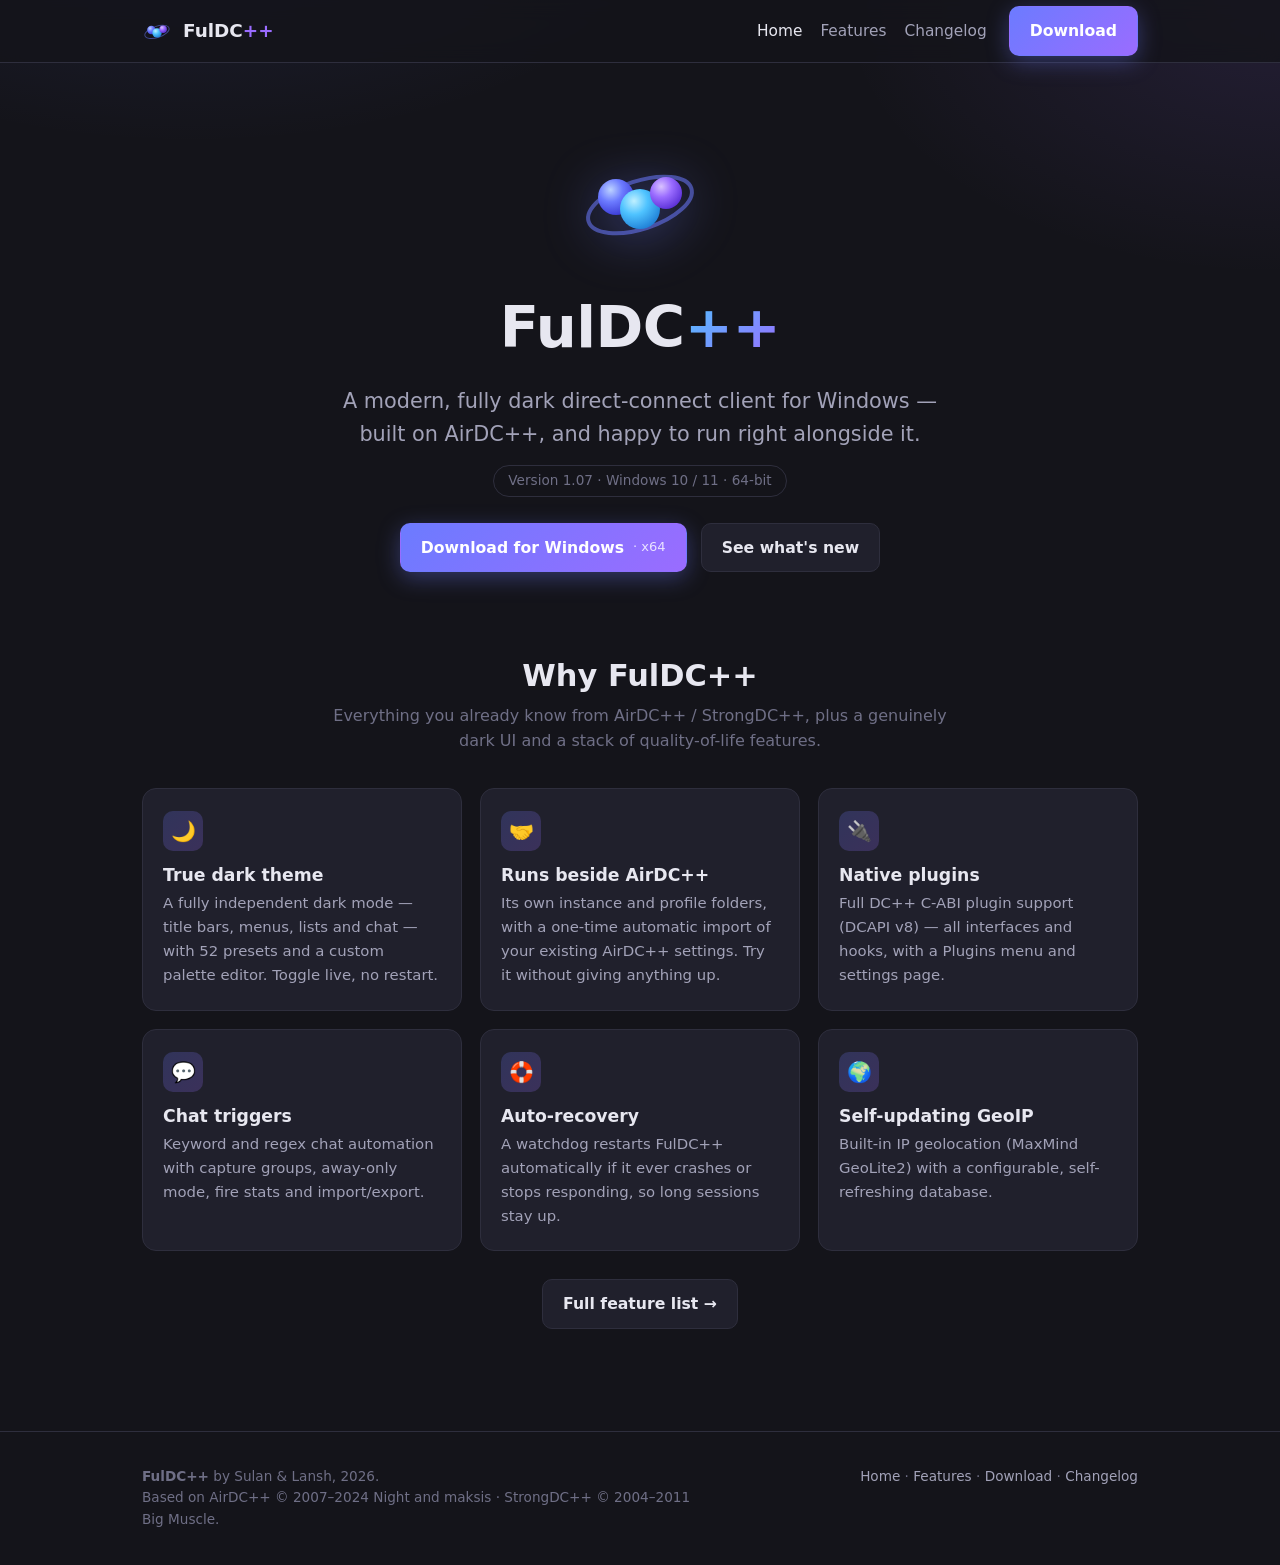
<file: index.html>
<!DOCTYPE html>
<html lang="en">
<head>
<meta charset="utf-8">
<meta name="viewport" content="width=device-width, initial-scale=1">
<title>FulDC++ — a modern, dark direct-connect client</title>
<meta name="description" content="FulDC++ is a modern, fully dark-themed ADC/NMDC file-sharing client for Windows, based on AirDC++. Native plugins, chat triggers, auto-recovery and more.">
<link rel="icon" href="assets/favicon.svg" type="image/svg+xml">
<link rel="stylesheet" href="assets/style.css">
</head>
<body>

<header class="site">
  <div class="wrap nav">
    <a class="brand" href="index.html">
      <svg class="logo" viewBox="0 0 64 64" aria-hidden="true"><defs>
        <radialGradient id="o1" cx="35%" cy="30%" r="75%"><stop offset="0" stop-color="#bcd2ff"/><stop offset="45%" stop-color="#6c7bff"/><stop offset="100%" stop-color="#3a3ad6"/></radialGradient>
        <radialGradient id="o2" cx="35%" cy="30%" r="75%"><stop offset="0" stop-color="#d9c2ff"/><stop offset="45%" stop-color="#9a6cff"/><stop offset="100%" stop-color="#5a2fd6"/></radialGradient>
        <radialGradient id="o3" cx="35%" cy="30%" r="75%"><stop offset="0" stop-color="#bff0ff"/><stop offset="45%" stop-color="#4fc3ff"/><stop offset="100%" stop-color="#1f7fd6"/></radialGradient>
      </defs>
      <ellipse cx="32" cy="34" rx="27" ry="12" fill="none" stroke="#6c7bff" stroke-width="2" opacity=".5" transform="rotate(-18 32 34)"/>
      <circle cx="20" cy="30" r="9" fill="url(#o1)"/>
      <circle cx="32" cy="36" r="10" fill="url(#o3)"/>
      <circle cx="45" cy="28" r="8" fill="url(#o2)"/>
    </svg>
    <span>FulDC<span class="plus">++</span></span>
    </a>
    <span class="spacer"></span>
    <a class="link active" href="index.html">Home</a>
    <a class="link" href="features.html">Features</a>
    <a class="link" href="changelog.html">Changelog</a>
    <a class="btn primary cta" href="download.html">Download</a>
  </div>
</header>

<main>
  <div class="wrap">
    <section class="hero">
      <svg class="orbs" viewBox="0 0 64 64" aria-hidden="true">
        <ellipse cx="32" cy="34" rx="27" ry="12" fill="none" stroke="#6c7bff" stroke-width="2" opacity=".55" transform="rotate(-18 32 34)"/>
        <circle cx="20" cy="30" r="9" fill="url(#o1)"/>
        <circle cx="32" cy="36" r="10" fill="url(#o3)"/>
        <circle cx="45" cy="28" r="8" fill="url(#o2)"/>
      </svg>
      <h1>FulDC<span class="plus">++</span></h1>
      <p class="tagline">A modern, fully dark direct-connect client for Windows — built on AirDC++, and happy to run right alongside it.</p>
      <span class="ver">Version 1.07 · Windows 10 / 11 · 64-bit</span>
      <div class="actions">
        <a class="btn primary" href="download.html">Download for Windows <small>· x64</small></a>
        <a class="btn ghost" href="features.html">See what's new</a>
      </div>
    </section>

    <section>
      <h2 class="section-title">Why FulDC++</h2>
      <p class="section-sub">Everything you already know from AirDC++ / StrongDC++, plus a genuinely dark UI and a stack of quality-of-life features.</p>
      <div class="grid">
        <div class="card"><div class="ic">🌙</div><h3>True dark theme</h3><p>A fully independent dark mode — title bars, menus, lists and chat — with 52 presets and a custom palette editor. Toggle live, no restart.</p></div>
        <div class="card"><div class="ic">🤝</div><h3>Runs beside AirDC++</h3><p>Its own instance and profile folders, with a one-time automatic import of your existing AirDC++ settings. Try it without giving anything up.</p></div>
        <div class="card"><div class="ic">🔌</div><h3>Native plugins</h3><p>Full DC++ C-ABI plugin support (DCAPI v8) — all interfaces and hooks, with a Plugins menu and settings page.</p></div>
        <div class="card"><div class="ic">💬</div><h3>Chat triggers</h3><p>Keyword and regex chat automation with capture groups, away-only mode, fire stats and import/export.</p></div>
        <div class="card"><div class="ic">🛟</div><h3>Auto-recovery</h3><p>A watchdog restarts FulDC++ automatically if it ever crashes or stops responding, so long sessions stay up.</p></div>
        <div class="card"><div class="ic">🌍</div><h3>Self-updating GeoIP</h3><p>Built-in IP geolocation (MaxMind GeoLite2) with a configurable, self-refreshing database.</p></div>
      </div>
      <p style="text-align:center;margin-top:28px"><a class="btn ghost" href="features.html">Full feature list →</a></p>
    </section>
  </div>
</main>

<footer class="site">
  <div class="wrap cols">
    <div class="attrib">
      <strong>FulDC++</strong> by Sulan &amp; Lansh, 2026.<br>
      Based on AirDC++ © 2007–2024 Night and maksis · StrongDC++ © 2004–2011 Big Muscle.
    </div>
    <div>
      <a href="index.html">Home</a> · <a href="features.html">Features</a> · <a href="download.html">Download</a> · <a href="changelog.html">Changelog</a>
    </div>
  </div>
</footer>

</body>
</html>
</file>
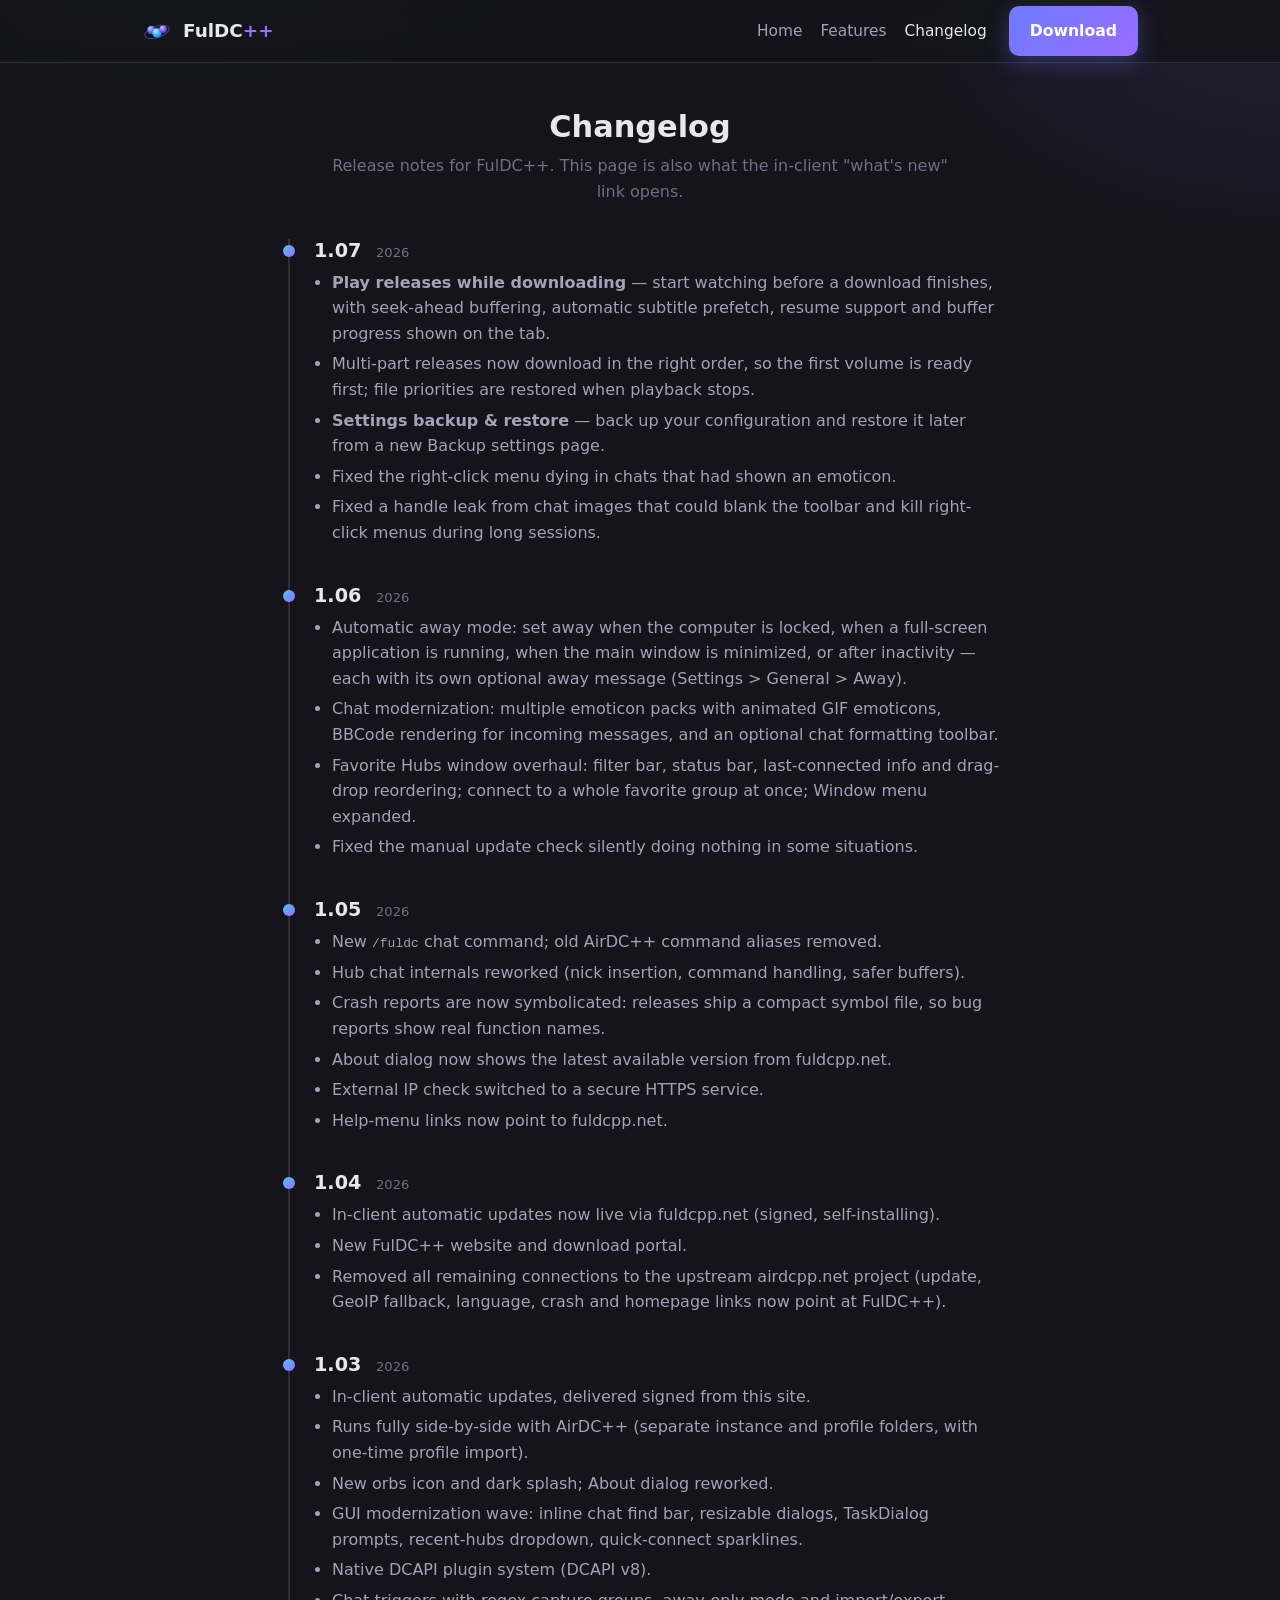
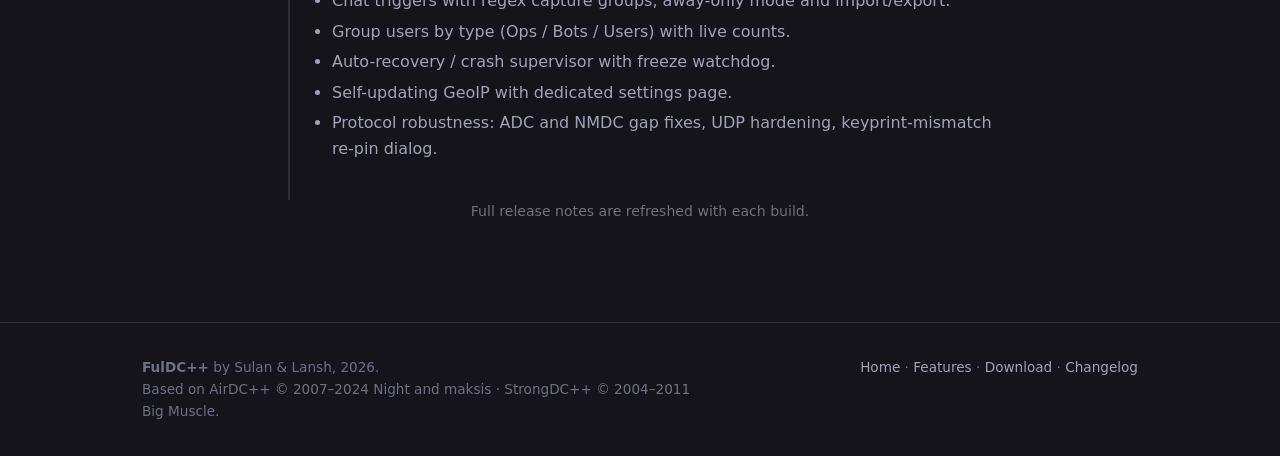
<file: changelog.html>
<!DOCTYPE html>
<html lang="en">
<head>
<meta charset="utf-8">
<meta name="viewport" content="width=device-width, initial-scale=1">
<title>Changelog — FulDC++</title>
<meta name="description" content="Release notes for FulDC++.">
<link rel="icon" href="assets/favicon.svg" type="image/svg+xml">
<link rel="stylesheet" href="assets/style.css">
</head>
<body>

<header class="site">
  <div class="wrap nav">
    <a class="brand" href="index.html">
      <svg class="logo" viewBox="0 0 64 64" aria-hidden="true"><defs>
        <radialGradient id="o1" cx="35%" cy="30%" r="75%"><stop offset="0" stop-color="#bcd2ff"/><stop offset="45%" stop-color="#6c7bff"/><stop offset="100%" stop-color="#3a3ad6"/></radialGradient>
        <radialGradient id="o2" cx="35%" cy="30%" r="75%"><stop offset="0" stop-color="#d9c2ff"/><stop offset="45%" stop-color="#9a6cff"/><stop offset="100%" stop-color="#5a2fd6"/></radialGradient>
        <radialGradient id="o3" cx="35%" cy="30%" r="75%"><stop offset="0" stop-color="#bff0ff"/><stop offset="45%" stop-color="#4fc3ff"/><stop offset="100%" stop-color="#1f7fd6"/></radialGradient>
      </defs>
      <ellipse cx="32" cy="34" rx="27" ry="12" fill="none" stroke="#6c7bff" stroke-width="2" opacity=".5" transform="rotate(-18 32 34)"/>
      <circle cx="20" cy="30" r="9" fill="url(#o1)"/>
      <circle cx="32" cy="36" r="10" fill="url(#o3)"/>
      <circle cx="45" cy="28" r="8" fill="url(#o2)"/>
    </svg>
    <span>FulDC<span class="plus">++</span></span>
    </a>
    <span class="spacer"></span>
    <a class="link" href="index.html">Home</a>
    <a class="link" href="features.html">Features</a>
    <a class="link active" href="changelog.html">Changelog</a>
    <a class="btn primary cta" href="download.html">Download</a>
  </div>
</header>

<main>
  <div class="wrap">
    <section>
      <h1 class="section-title">Changelog</h1>
      <p class="section-sub">Release notes for FulDC++. This page is also what the in-client "what's new" link opens.</p>

      <div style="max-width:720px;margin:0 auto">
        <div class="rel">
          <h3>1.07 <span class="date">2026</span></h3>
          <ul>
            <li><strong>Play releases while downloading</strong> — start watching before a download finishes, with seek-ahead buffering, automatic subtitle prefetch, resume support and buffer progress shown on the tab.</li>
            <li>Multi-part releases now download in the right order, so the first volume is ready first; file priorities are restored when playback stops.</li>
            <li><strong>Settings backup &amp; restore</strong> — back up your configuration and restore it later from a new Backup settings page.</li>
            <li>Fixed the right-click menu dying in chats that had shown an emoticon.</li>
            <li>Fixed a handle leak from chat images that could blank the toolbar and kill right-click menus during long sessions.</li>
          </ul>
        </div>
        <div class="rel">
          <h3>1.06 <span class="date">2026</span></h3>
          <ul>
            <li>Automatic away mode: set away when the computer is locked, when a full-screen application is running, when the main window is minimized, or after inactivity &mdash; each with its own optional away message (Settings &gt; General &gt; Away).</li>
            <li>Chat modernization: multiple emoticon packs with animated GIF emoticons, BBCode rendering for incoming messages, and an optional chat formatting toolbar.</li>
            <li>Favorite Hubs window overhaul: filter bar, status bar, last-connected info and drag-drop reordering; connect to a whole favorite group at once; Window menu expanded.</li>
            <li>Fixed the manual update check silently doing nothing in some situations.</li>
          </ul>
        </div>
        <div class="rel">
          <h3>1.05 <span class="date">2026</span></h3>
          <ul>
            <li>New <code>/fuldc</code> chat command; old AirDC++ command aliases removed.</li>
            <li>Hub chat internals reworked (nick insertion, command handling, safer buffers).</li>
            <li>Crash reports are now symbolicated: releases ship a compact symbol file, so bug reports show real function names.</li>
            <li>About dialog now shows the latest available version from fuldcpp.net.</li>
            <li>External IP check switched to a secure HTTPS service.</li>
            <li>Help-menu links now point to fuldcpp.net.</li>
          </ul>
        </div>
        <div class="rel">
          <h3>1.04 <span class="date">2026</span></h3>
          <ul>
            <li>In-client automatic updates now live via fuldcpp.net (signed, self-installing).</li>
            <li>New FulDC++ website and download portal.</li>
            <li>Removed all remaining connections to the upstream airdcpp.net project (update, GeoIP fallback, language, crash and homepage links now point at FulDC++).</li>
          </ul>
        </div>
        <div class="rel">
          <h3>1.03 <span class="date">2026</span></h3>
          <ul>
            <li>In-client automatic updates, delivered signed from this site.</li>
            <li>Runs fully side-by-side with AirDC++ (separate instance and profile folders, with one-time profile import).</li>
            <li>New orbs icon and dark splash; About dialog reworked.</li>
            <li>GUI modernization wave: inline chat find bar, resizable dialogs, TaskDialog prompts, recent-hubs dropdown, quick-connect sparklines.</li>
            <li>Native DCAPI plugin system (DCAPI v8).</li>
            <li>Chat triggers with regex capture groups, away-only mode and import/export.</li>
            <li>Group users by type (Ops / Bots / Users) with live counts.</li>
            <li>Auto-recovery / crash supervisor with freeze watchdog.</li>
            <li>Self-updating GeoIP with dedicated settings page.</li>
            <li>Protocol robustness: ADC and NMDC gap fixes, UDP hardening, keyprint-mismatch re-pin dialog.</li>
          </ul>
        </div>
      </div>

      <p style="text-align:center;color:var(--text-faint);font-size:.88rem">Full release notes are refreshed with each build.</p>
    </section>
  </div>
</main>

<footer class="site">
  <div class="wrap cols">
    <div class="attrib">
      <strong>FulDC++</strong> by Sulan &amp; Lansh, 2026.<br>
      Based on AirDC++ © 2007–2024 Night and maksis · StrongDC++ © 2004–2011 Big Muscle.
    </div>
    <div>
      <a href="index.html">Home</a> · <a href="features.html">Features</a> · <a href="download.html">Download</a> · <a href="changelog.html">Changelog</a>
    </div>
  </div>
</footer>

</body>
</html>
</file>
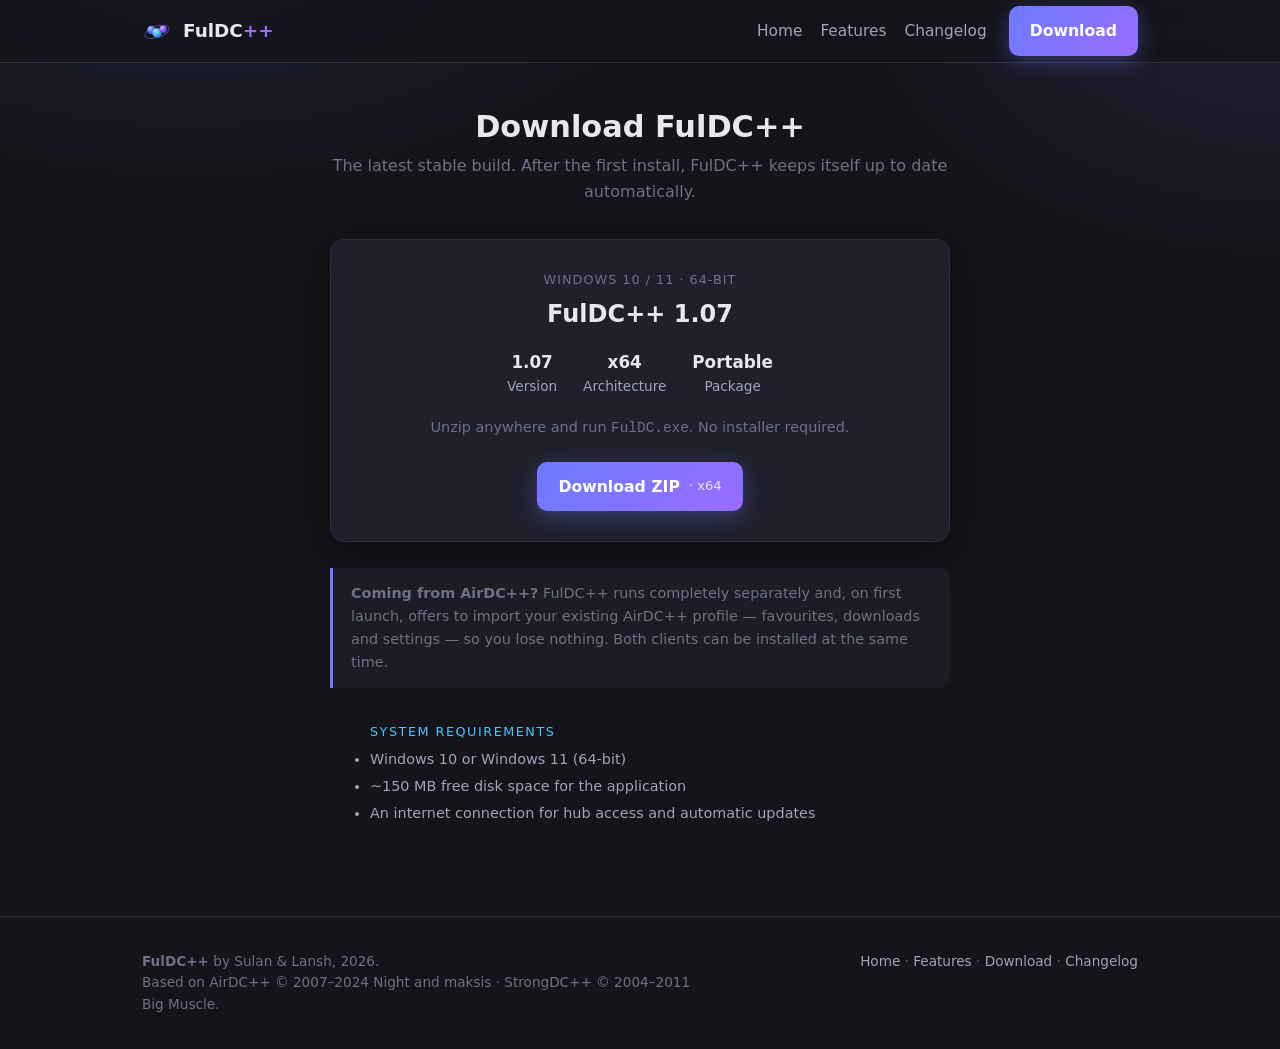
<file: download.html>
<!DOCTYPE html>
<html lang="en">
<head>
<meta charset="utf-8">
<meta name="viewport" content="width=device-width, initial-scale=1">
<title>Download — FulDC++</title>
<meta name="description" content="Download FulDC++ 1.07 for Windows 10/11 (64-bit).">
<link rel="icon" href="assets/favicon.svg" type="image/svg+xml">
<link rel="stylesheet" href="assets/style.css">
</head>
<body>

<header class="site">
  <div class="wrap nav">
    <a class="brand" href="index.html">
      <svg class="logo" viewBox="0 0 64 64" aria-hidden="true"><defs>
        <radialGradient id="o1" cx="35%" cy="30%" r="75%"><stop offset="0" stop-color="#bcd2ff"/><stop offset="45%" stop-color="#6c7bff"/><stop offset="100%" stop-color="#3a3ad6"/></radialGradient>
        <radialGradient id="o2" cx="35%" cy="30%" r="75%"><stop offset="0" stop-color="#d9c2ff"/><stop offset="45%" stop-color="#9a6cff"/><stop offset="100%" stop-color="#5a2fd6"/></radialGradient>
        <radialGradient id="o3" cx="35%" cy="30%" r="75%"><stop offset="0" stop-color="#bff0ff"/><stop offset="45%" stop-color="#4fc3ff"/><stop offset="100%" stop-color="#1f7fd6"/></radialGradient>
      </defs>
      <ellipse cx="32" cy="34" rx="27" ry="12" fill="none" stroke="#6c7bff" stroke-width="2" opacity=".5" transform="rotate(-18 32 34)"/>
      <circle cx="20" cy="30" r="9" fill="url(#o1)"/>
      <circle cx="32" cy="36" r="10" fill="url(#o3)"/>
      <circle cx="45" cy="28" r="8" fill="url(#o2)"/>
    </svg>
    <span>FulDC<span class="plus">++</span></span>
    </a>
    <span class="spacer"></span>
    <a class="link" href="index.html">Home</a>
    <a class="link" href="features.html">Features</a>
    <a class="link" href="changelog.html">Changelog</a>
    <a class="btn primary cta" href="download.html">Download</a>
  </div>
</header>

<main>
  <div class="wrap">
    <section>
      <h1 class="section-title">Download FulDC++</h1>
      <p class="section-sub">The latest stable build. After the first install, FulDC++ keeps itself up to date automatically.</p>

      <div class="dl-card">
        <div class="plat">Windows 10 / 11 · 64-bit</div>
        <h2 style="margin:10px 0 4px">FulDC++ 1.07</h2>
        <div class="meta">
          <div><b>1.07</b>Version</div>
          <div><b>x64</b>Architecture</div>
          <div><b>Portable</b>Package</div>
        </div>
        <p style="margin:18px 0 22px;color:var(--text-faint);font-size:.9rem">Unzip anywhere and run <code>FulDC.exe</code>. No installer required.</p>
        <a class="btn primary" href="download/FulDC-1.07-x64.zip">Download ZIP <small>· x64</small></a>
      </div>

      <div class="note">
        <strong>Coming from AirDC++?</strong> FulDC++ runs completely separately and, on first launch, offers to import your existing AirDC++ profile — favourites, downloads and settings — so you lose nothing. Both clients can be installed at the same time.
      </div>

      <ul class="reqs">
        <div class="subhead">System requirements</div>
        <li>Windows 10 or Windows 11 (64-bit)</li>
        <li>~150 MB free disk space for the application</li>
        <li>An internet connection for hub access and automatic updates</li>
      </ul>
    </section>
  </div>
</main>

<footer class="site">
  <div class="wrap cols">
    <div class="attrib">
      <strong>FulDC++</strong> by Sulan &amp; Lansh, 2026.<br>
      Based on AirDC++ © 2007–2024 Night and maksis · StrongDC++ © 2004–2011 Big Muscle.
    </div>
    <div>
      <a href="index.html">Home</a> · <a href="features.html">Features</a> · <a href="download.html">Download</a> · <a href="changelog.html">Changelog</a>
    </div>
  </div>
</footer>

</body>
</html>
</file>
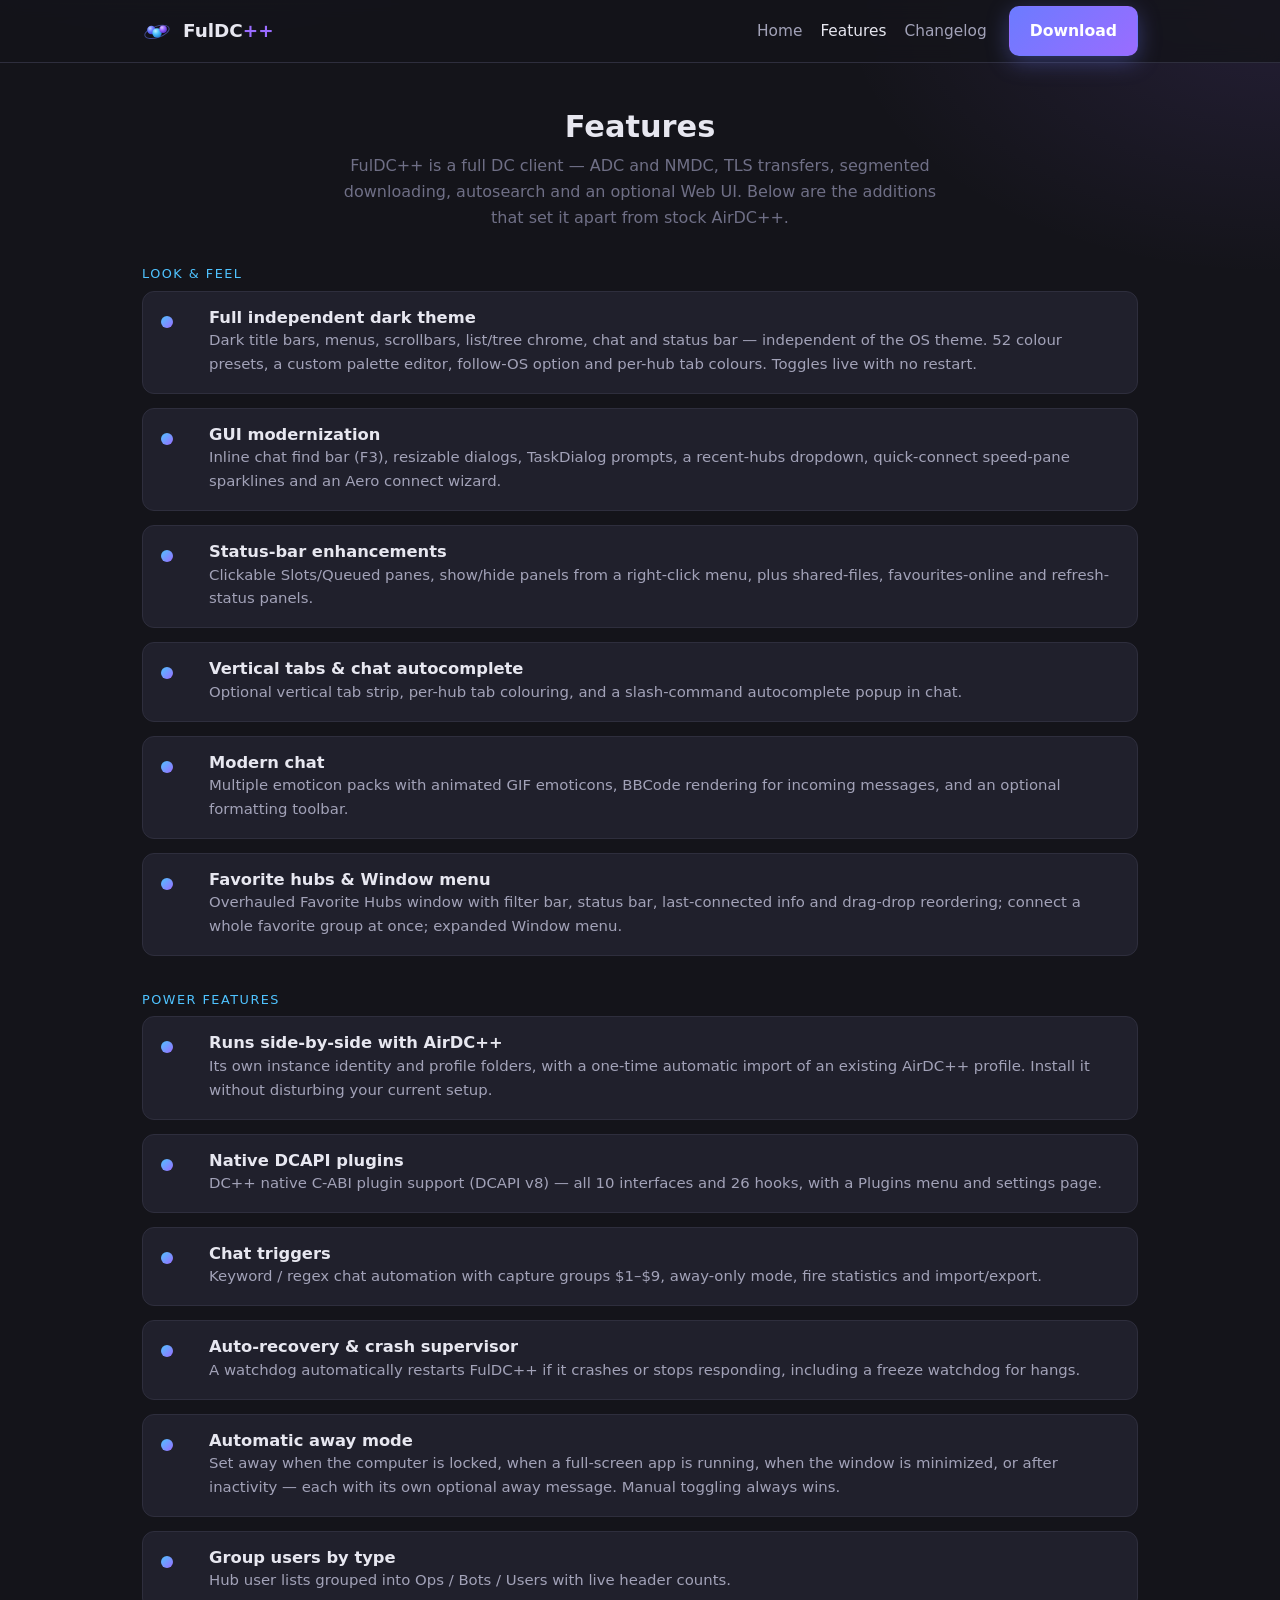
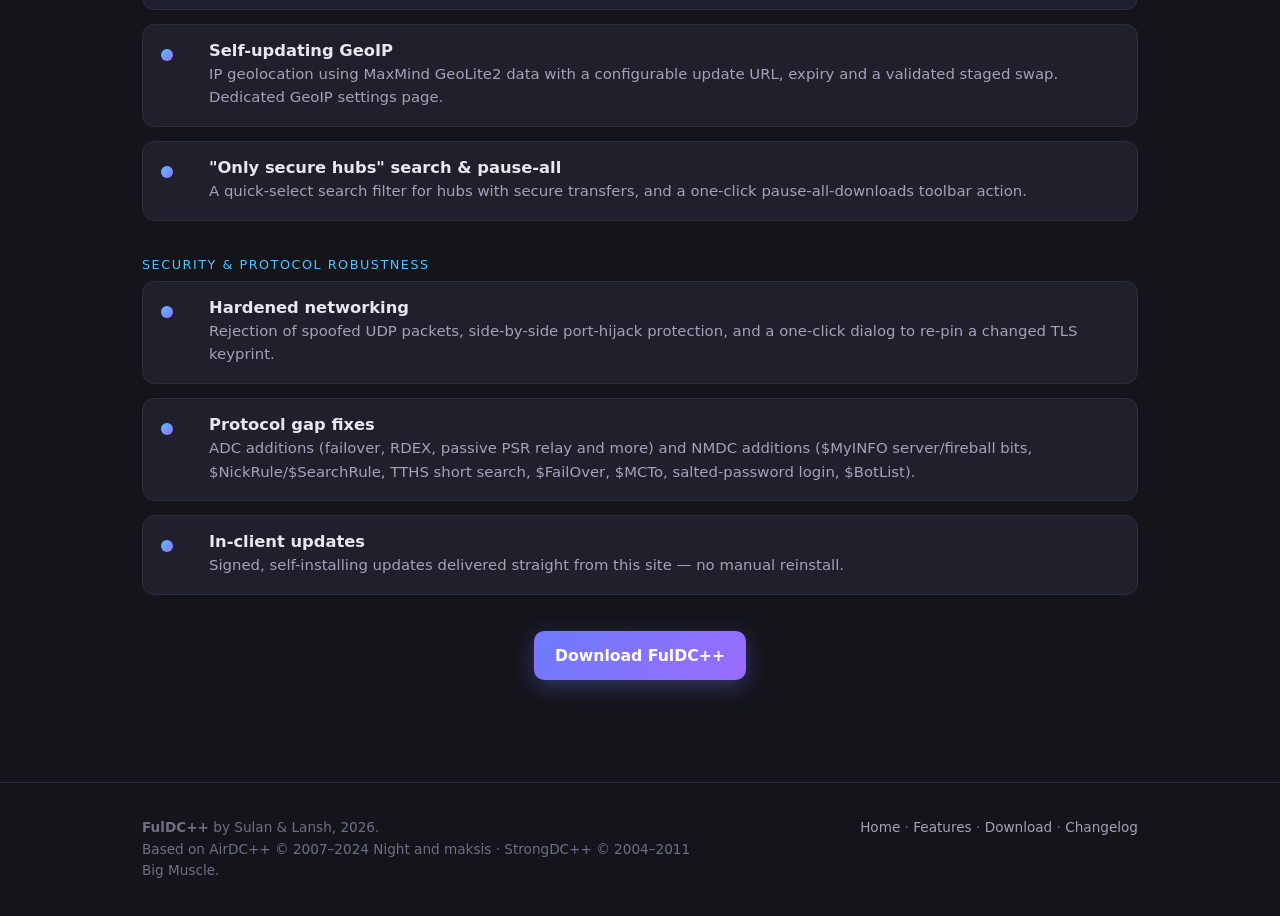
<file: features.html>
<!DOCTYPE html>
<html lang="en">
<head>
<meta charset="utf-8">
<meta name="viewport" content="width=device-width, initial-scale=1">
<title>Features — FulDC++</title>
<meta name="description" content="What FulDC++ adds on top of AirDC++: dark theme, native plugins, chat triggers, auto-recovery, protocol robustness and more.">
<link rel="icon" href="assets/favicon.svg" type="image/svg+xml">
<link rel="stylesheet" href="assets/style.css">
</head>
<body>

<header class="site">
  <div class="wrap nav">
    <a class="brand" href="index.html">
      <svg class="logo" viewBox="0 0 64 64" aria-hidden="true"><defs>
        <radialGradient id="o1" cx="35%" cy="30%" r="75%"><stop offset="0" stop-color="#bcd2ff"/><stop offset="45%" stop-color="#6c7bff"/><stop offset="100%" stop-color="#3a3ad6"/></radialGradient>
        <radialGradient id="o2" cx="35%" cy="30%" r="75%"><stop offset="0" stop-color="#d9c2ff"/><stop offset="45%" stop-color="#9a6cff"/><stop offset="100%" stop-color="#5a2fd6"/></radialGradient>
        <radialGradient id="o3" cx="35%" cy="30%" r="75%"><stop offset="0" stop-color="#bff0ff"/><stop offset="45%" stop-color="#4fc3ff"/><stop offset="100%" stop-color="#1f7fd6"/></radialGradient>
      </defs>
      <ellipse cx="32" cy="34" rx="27" ry="12" fill="none" stroke="#6c7bff" stroke-width="2" opacity=".5" transform="rotate(-18 32 34)"/>
      <circle cx="20" cy="30" r="9" fill="url(#o1)"/>
      <circle cx="32" cy="36" r="10" fill="url(#o3)"/>
      <circle cx="45" cy="28" r="8" fill="url(#o2)"/>
    </svg>
    <span>FulDC<span class="plus">++</span></span>
    </a>
    <span class="spacer"></span>
    <a class="link" href="index.html">Home</a>
    <a class="link active" href="features.html">Features</a>
    <a class="link" href="changelog.html">Changelog</a>
    <a class="btn primary cta" href="download.html">Download</a>
  </div>
</header>

<main>
  <div class="wrap">
    <section>
      <h1 class="section-title">Features</h1>
      <p class="section-sub">FulDC++ is a full DC client — ADC and NMDC, TLS transfers, segmented downloading, autosearch and an optional Web UI. Below are the additions that set it apart from stock AirDC++.</p>

      <div class="subhead">Look &amp; feel</div>
      <div class="flist">
        <div class="frow"><span class="dot"></span><div><h3>Full independent dark theme</h3><p>Dark title bars, menus, scrollbars, list/tree chrome, chat and status bar — independent of the OS theme. 52 colour presets, a custom palette editor, follow-OS option and per-hub tab colours. Toggles live with no restart.</p></div></div>
        <div class="frow"><span class="dot"></span><div><h3>GUI modernization</h3><p>Inline chat find bar (F3), resizable dialogs, TaskDialog prompts, a recent-hubs dropdown, quick-connect speed-pane sparklines and an Aero connect wizard.</p></div></div>
        <div class="frow"><span class="dot"></span><div><h3>Status-bar enhancements</h3><p>Clickable Slots/Queued panes, show/hide panels from a right-click menu, plus shared-files, favourites-online and refresh-status panels.</p></div></div>
        <div class="frow"><span class="dot"></span><div><h3>Vertical tabs &amp; chat autocomplete</h3><p>Optional vertical tab strip, per-hub tab colouring, and a slash-command autocomplete popup in chat.</p></div></div>
        <div class="frow"><span class="dot"></span><div><h3>Modern chat</h3><p>Multiple emoticon packs with animated GIF emoticons, BBCode rendering for incoming messages, and an optional formatting toolbar.</p></div></div>
        <div class="frow"><span class="dot"></span><div><h3>Favorite hubs &amp; Window menu</h3><p>Overhauled Favorite Hubs window with filter bar, status bar, last-connected info and drag-drop reordering; connect a whole favorite group at once; expanded Window menu.</p></div></div>
      </div>

      <div class="subhead">Power features</div>
      <div class="flist">
        <div class="frow"><span class="dot"></span><div><h3>Runs side-by-side with AirDC++</h3><p>Its own instance identity and profile folders, with a one-time automatic import of an existing AirDC++ profile. Install it without disturbing your current setup.</p></div></div>
        <div class="frow"><span class="dot"></span><div><h3>Native DCAPI plugins</h3><p>DC++ native C-ABI plugin support (DCAPI v8) — all 10 interfaces and 26 hooks, with a Plugins menu and settings page.</p></div></div>
        <div class="frow"><span class="dot"></span><div><h3>Chat triggers</h3><p>Keyword / regex chat automation with capture groups $1–$9, away-only mode, fire statistics and import/export.</p></div></div>
        <div class="frow"><span class="dot"></span><div><h3>Auto-recovery &amp; crash supervisor</h3><p>A watchdog automatically restarts FulDC++ if it crashes or stops responding, including a freeze watchdog for hangs.</p></div></div>
        <div class="frow"><span class="dot"></span><div><h3>Automatic away mode</h3><p>Set away when the computer is locked, when a full-screen app is running, when the window is minimized, or after inactivity — each with its own optional away message. Manual toggling always wins.</p></div></div>
        <div class="frow"><span class="dot"></span><div><h3>Group users by type</h3><p>Hub user lists grouped into Ops / Bots / Users with live header counts.</p></div></div>
        <div class="frow"><span class="dot"></span><div><h3>Self-updating GeoIP</h3><p>IP geolocation using MaxMind GeoLite2 data with a configurable update URL, expiry and a validated staged swap. Dedicated GeoIP settings page.</p></div></div>
        <div class="frow"><span class="dot"></span><div><h3>"Only secure hubs" search &amp; pause-all</h3><p>A quick-select search filter for hubs with secure transfers, and a one-click pause-all-downloads toolbar action.</p></div></div>
      </div>

      <div class="subhead">Security &amp; protocol robustness</div>
      <div class="flist">
        <div class="frow"><span class="dot"></span><div><h3>Hardened networking</h3><p>Rejection of spoofed UDP packets, side-by-side port-hijack protection, and a one-click dialog to re-pin a changed TLS keyprint.</p></div></div>
        <div class="frow"><span class="dot"></span><div><h3>Protocol gap fixes</h3><p>ADC additions (failover, RDEX, passive PSR relay and more) and NMDC additions ($MyINFO server/fireball bits, $NickRule/$SearchRule, TTHS short search, $FailOver, $MCTo, salted-password login, $BotList).</p></div></div>
        <div class="frow"><span class="dot"></span><div><h3>In-client updates</h3><p>Signed, self-installing updates delivered straight from this site — no manual reinstall.</p></div></div>
      </div>

      <p style="text-align:center;margin-top:36px"><a class="btn primary" href="download.html">Download FulDC++</a></p>
    </section>
  </div>
</main>

<footer class="site">
  <div class="wrap cols">
    <div class="attrib">
      <strong>FulDC++</strong> by Sulan &amp; Lansh, 2026.<br>
      Based on AirDC++ © 2007–2024 Night and maksis · StrongDC++ © 2004–2011 Big Muscle.
    </div>
    <div>
      <a href="index.html">Home</a> · <a href="features.html">Features</a> · <a href="download.html">Download</a> · <a href="changelog.html">Changelog</a>
    </div>
  </div>
</footer>

</body>
</html>
</file>
<file: assets/style.css>
/* FulDC++ site — dark theme matching the client (splash bg #14141A, blue->violet orbs) */
:root {
  --bg: #14141a;
  --bg-elev: #1c1c26;
  --bg-card: #20202c;
  --border: #2e2e3d;
  --text: #e7e7f0;
  --text-dim: #a2a2b8;
  --text-faint: #6f6f86;
  --accent: #6c7bff;      /* azure/blue */
  --accent-2: #9a6cff;    /* violet */
  --accent-3: #4fc3ff;    /* cyan highlight */
  --ok: #4ade80;
  --radius: 14px;
  --maxw: 1040px;
  --shadow: 0 10px 40px rgba(0,0,0,.45);
}

* { box-sizing: border-box; }
html { scroll-behavior: smooth; }
body {
  margin: 0;
  font-family: "Segoe UI", system-ui, -apple-system, Roboto, Helvetica, Arial, sans-serif;
  background:
    radial-gradient(900px 500px at 15% -10%, rgba(108,123,255,.14), transparent 60%),
    radial-gradient(800px 500px at 100% 0%, rgba(154,108,255,.12), transparent 55%),
    var(--bg);
  color: var(--text);
  line-height: 1.6;
  -webkit-font-smoothing: antialiased;
}
a { color: var(--accent-3); text-decoration: none; }
a:hover { text-decoration: underline; }
img { max-width: 100%; }
h1, h2, h3 { line-height: 1.2; margin: 0 0 .4em; }
p { margin: 0 0 1em; color: var(--text-dim); }
.wrap { max-width: var(--maxw); margin: 0 auto; padding: 0 22px; }

/* ---- header / nav ---- */
header.site {
  position: sticky; top: 0; z-index: 20;
  background: rgba(20,20,26,.82);
  backdrop-filter: blur(10px);
  border-bottom: 1px solid var(--border);
}
.nav {
  display: flex; align-items: center; gap: 18px;
  height: 62px;
}
.brand { display: flex; align-items: center; gap: 11px; font-weight: 700; font-size: 1.15rem; color: var(--text); }
.brand:hover { text-decoration: none; }
.brand .logo { width: 30px; height: 30px; }
.brand .plus { color: var(--accent-2); }
.nav .spacer { flex: 1; }
.nav a.link { color: var(--text-dim); font-weight: 500; font-size: .96rem; }
.nav a.link:hover, .nav a.link.active { color: var(--text); text-decoration: none; }
.nav .cta { margin-left: 4px; }

/* ---- buttons ---- */
.btn {
  display: inline-flex; align-items: center; gap: 9px;
  padding: 11px 20px; border-radius: 10px;
  font-weight: 600; font-size: .98rem;
  border: 1px solid transparent; cursor: pointer;
  transition: transform .12s ease, box-shadow .12s ease, background .12s ease;
}
.btn:hover { text-decoration: none; transform: translateY(-1px); }
.btn.primary {
  color: #fff;
  background: linear-gradient(135deg, var(--accent), var(--accent-2));
  box-shadow: 0 6px 22px rgba(108,123,255,.35);
}
.btn.primary:hover { box-shadow: 0 9px 28px rgba(108,123,255,.5); }
.btn.ghost { color: var(--text); background: var(--bg-card); border-color: var(--border); }
.btn.ghost:hover { border-color: var(--accent); }
.btn small { font-weight: 400; opacity: .8; }

/* ---- hero ---- */
.hero { text-align: center; padding: 74px 0 40px; }
.hero .orbs { width: 128px; height: 128px; margin: 0 auto 20px; filter: drop-shadow(0 8px 26px rgba(108,123,255,.4)); }
.hero h1 { font-size: clamp(2.4rem, 6vw, 3.6rem); letter-spacing: -.5px; }
.hero h1 .plus { background: linear-gradient(135deg, var(--accent-3), var(--accent-2)); -webkit-background-clip: text; background-clip: text; color: transparent; }
.hero .tagline { font-size: clamp(1.05rem, 2.4vw, 1.3rem); color: var(--text-dim); max-width: 620px; margin: 0 auto 8px; }
.hero .ver { display: inline-block; margin: 6px 0 26px; font-size: .85rem; color: var(--text-faint);
  border: 1px solid var(--border); border-radius: 999px; padding: 4px 14px; }
.hero .actions { display: flex; gap: 14px; justify-content: center; flex-wrap: wrap; }

/* ---- sections ---- */
section { padding: 46px 0; }
.section-title { text-align: center; margin-bottom: 8px; font-size: 1.9rem; }
.section-sub { text-align: center; color: var(--text-faint); max-width: 620px; margin: 0 auto 34px; }

/* ---- feature grid ---- */
.grid { display: grid; gap: 18px; grid-template-columns: repeat(auto-fill, minmax(280px, 1fr)); }
.card {
  background: var(--bg-card); border: 1px solid var(--border);
  border-radius: var(--radius); padding: 22px 20px;
  transition: border-color .15s ease, transform .15s ease;
}
.card:hover { border-color: var(--accent); transform: translateY(-2px); }
.card .ic { width: 40px; height: 40px; border-radius: 10px; display: grid; place-items: center;
  background: linear-gradient(135deg, rgba(108,123,255,.22), rgba(154,108,255,.22));
  margin-bottom: 14px; font-size: 1.25rem; }
.card h3 { font-size: 1.08rem; }
.card p { margin: 0; font-size: .93rem; color: var(--text-dim); }

/* ---- feature list page (detailed) ---- */
.flist { display: grid; gap: 14px; }
.frow { display: grid; grid-template-columns: 34px 1fr; gap: 14px; align-items: start;
  background: var(--bg-card); border: 1px solid var(--border); border-radius: 12px; padding: 16px 18px; }
.frow .dot { width: 12px; height: 12px; margin-top: 8px; border-radius: 50%;
  background: linear-gradient(135deg, var(--accent-3), var(--accent-2)); }
.frow h3 { font-size: 1.02rem; margin-bottom: 2px; }
.frow p { margin: 0; font-size: .93rem; }
.subhead { margin: 34px 0 6px; color: var(--accent-3); font-size: .8rem; letter-spacing: 1.5px; text-transform: uppercase; }

/* ---- download page ---- */
.dl-card { max-width: 620px; margin: 0 auto; background: var(--bg-card); border: 1px solid var(--border);
  border-radius: var(--radius); padding: 30px; text-align: center; box-shadow: var(--shadow); }
.dl-card .plat { font-size: .8rem; color: var(--text-faint); letter-spacing: 1px; text-transform: uppercase; }
.meta { display: flex; gap: 26px; justify-content: center; flex-wrap: wrap; margin: 20px 0 4px; }
.meta div { font-size: .85rem; color: var(--text-dim); }
.meta b { display: block; color: var(--text); font-size: 1.05rem; font-weight: 600; }
.note { max-width: 620px; margin: 26px auto 0; font-size: .9rem; color: var(--text-faint);
  border-left: 3px solid var(--accent); background: var(--bg-elev); padding: 14px 18px; border-radius: 0 10px 10px 0; }
.reqs { max-width: 620px; margin: 22px auto 0; font-size: .9rem; }
.reqs li { color: var(--text-dim); margin-bottom: 4px; }

/* ---- changelog ---- */
.rel { border-left: 2px solid var(--border); padding: 0 0 8px 24px; margin-left: 8px; position: relative; }
.rel::before { content: ""; position: absolute; left: -7px; top: 6px; width: 12px; height: 12px; border-radius: 50%;
  background: linear-gradient(135deg, var(--accent-3), var(--accent-2)); }
.rel h3 { font-size: 1.2rem; }
.rel .date { color: var(--text-faint); font-size: .82rem; font-weight: 400; margin-left: 8px; }
.rel ul { margin: 8px 0 30px; padding-left: 18px; }
.rel li { color: var(--text-dim); margin-bottom: 5px; }

/* ---- footer ---- */
footer.site { border-top: 1px solid var(--border); margin-top: 40px; padding: 34px 0; color: var(--text-faint); font-size: .85rem; }
footer.site .cols { display: flex; gap: 40px; flex-wrap: wrap; justify-content: space-between; }
footer.site a { color: var(--text-dim); }
footer.site .attrib { max-width: 560px; }

@media (max-width: 640px) {
  .nav a.link { display: none; }
  .nav .cta { display: inline-flex; }
}
</file>
